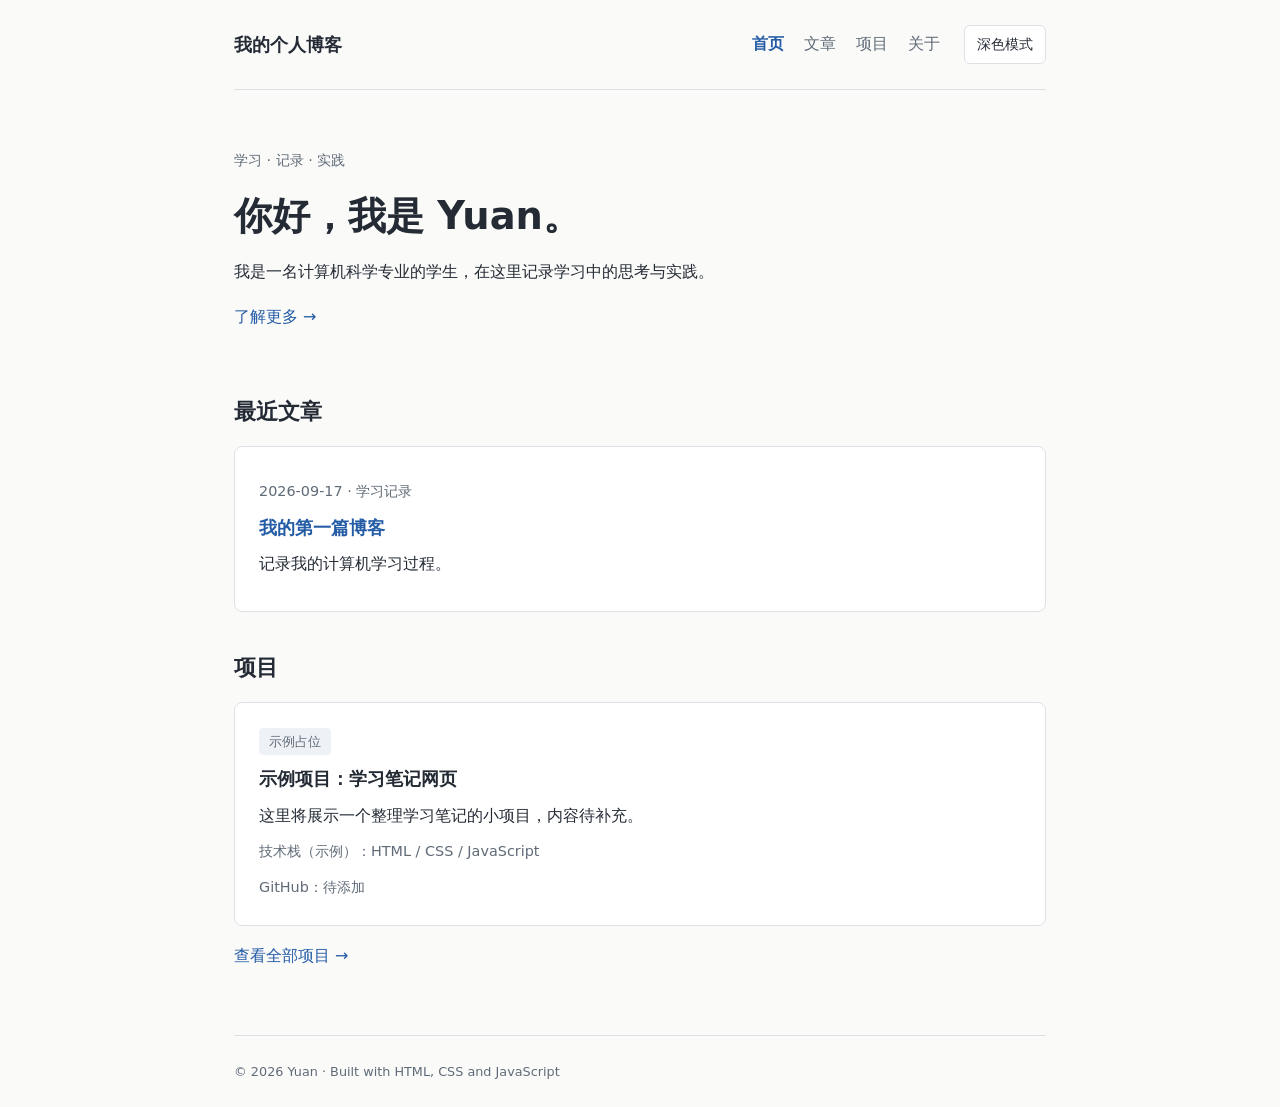
<file: index.html>
<!DOCTYPE html>
<html lang="zh-CN">
<head>
  <meta charset="UTF-8">
  <meta name="viewport" content="width=device-width, initial-scale=1.0">

  <title>首页 · Yuan 的个人博客</title>
  <meta name="description" content="Yuan 的个人技术博客，记录计算机学习过程、技术文章和项目实践。">

  <link rel="stylesheet" href="css/style.css">
</head>

<body>

  <header class="site-header">
    <h1>我的个人博客</h1>
    <nav aria-label="主导航">
      <a href="index.html" aria-current="page">首页</a>
      <a href="index.html#articles">文章</a>
      <a href="projects.html">项目</a>
      <a href="about.html">关于</a>
    </nav>
    <button type="button" class="theme-toggle" aria-pressed="false" hidden>深色模式</button>
  </header>

  <main>

    <section class="intro" aria-labelledby="intro-title">
      <p class="eyebrow">学习 · 记录 · 实践</p>
      <h2 id="intro-title">你好，我是 Yuan。</h2>
      <p>我是一名计算机科学专业的学生，在这里记录学习中的思考与实践。</p>
      <a href="about.html">了解更多 →</a>
    </section>

    <section id="articles" aria-labelledby="articles-title">
      <h2 id="articles-title">最近文章</h2>

    <article class="card">
      <p class="meta"><time datetime="2026-09-17">2026-09-17</time> · 学习记录</p>
      <h3>
        <a href="posts/first-post.html">
          我的第一篇博客
        </a>
      </h3>

      <p>记录我的计算机学习过程。</p>
    </article>
    </section>

    <section aria-labelledby="projects-title">
      <h2 id="projects-title">项目</h2>
    <article class="card">
      <span class="tag">示例占位</span>
      <h3>示例项目：学习笔记网页</h3>
      <p>这里将展示一个整理学习笔记的小项目，内容待补充。</p>
      <p class="meta">技术栈（示例）：HTML / CSS / JavaScript</p>
      <!-- 有真实仓库后，将下面的占位文字替换为 GitHub 链接。 -->
      <span class="placeholder">GitHub：待添加</span>
    </article>
      <p><a href="projects.html">查看全部项目 →</a></p>
    </section>

  </main>

  <footer class="site-footer">© 2026 Yuan · Built with HTML, CSS and JavaScript</footer>

  <script src="js/main.js"></script>

</body>
</html>
</file>
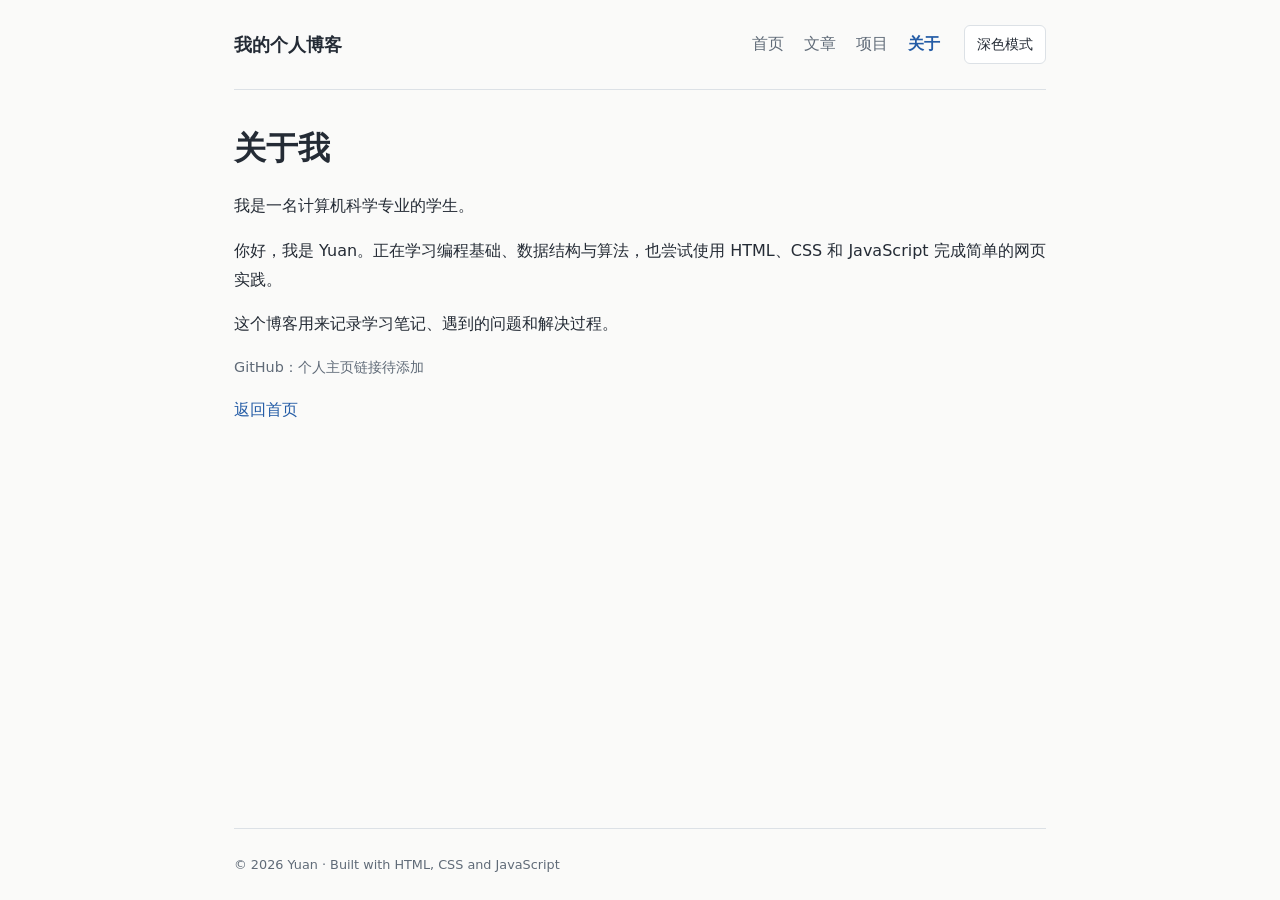
<file: about.html>
<!DOCTYPE html>
<html lang="zh-CN">

<head>
  <meta charset="UTF-8">
  <meta name="viewport" content="width=device-width, initial-scale=1.0">
  <title>关于我 · Yuan 的个人博客</title>
  <meta name="description" content="关于 Yuan：一名计算机科学专业学生的学习方向与个人介绍。">

  <link rel="stylesheet" href="css/style.css">
</head>

<body>

  <header class="site-header">
    <p class="site-title">我的个人博客</p>
    <nav aria-label="主导航">
      <a href="index.html">首页</a>
      <a href="index.html#articles">文章</a>
      <a href="projects.html">项目</a>
      <a href="about.html" aria-current="page">关于</a>
    </nav>
    <button type="button" class="theme-toggle" aria-pressed="false" hidden>深色模式</button>
  </header>

  <main>

  <h1>关于我</h1>

  <p>
    我是一名计算机科学专业的学生。
  </p>

  <p>你好，我是 Yuan。正在学习编程基础、数据结构与算法，也尝试使用 HTML、CSS 和 JavaScript 完成简单的网页实践。</p>
  <p>这个博客用来记录学习笔记、遇到的问题和解决过程。</p>
  <!-- 有真实个人主页后，将下面的占位文字替换为 GitHub 链接。 -->
  <p class="placeholder">GitHub：个人主页链接待添加</p>

  <a href="index.html">返回首页</a>

  </main>
  <footer class="site-footer">© 2026 Yuan · Built with HTML, CSS and JavaScript</footer>
  <script src="js/main.js"></script>
</body>

</html>
</file>
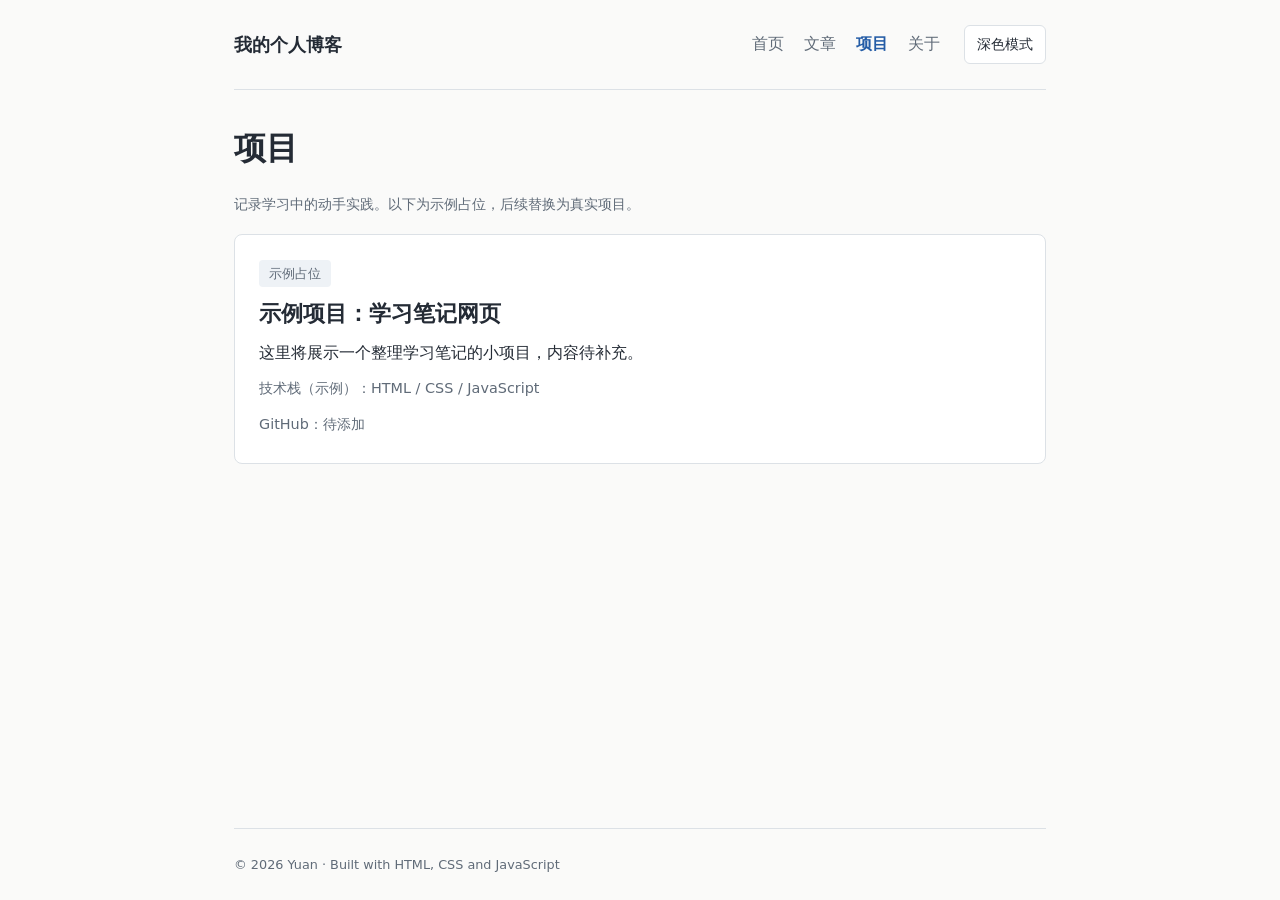
<file: projects.html>
<!DOCTYPE html>
<html lang="zh-CN">
<head>
  <meta charset="UTF-8">
  <meta name="viewport" content="width=device-width, initial-scale=1.0">
  <title>项目 · Yuan 的个人博客</title>
  <meta name="description" content="Yuan 的项目实践展示，目前为待补充的示例项目。">
  <link rel="stylesheet" href="css/style.css">
</head>
<body>
  <header class="site-header">
    <p class="site-title">我的个人博客</p>
    <nav aria-label="主导航">
      <a href="index.html">首页</a>
      <a href="index.html#articles">文章</a>
      <a href="projects.html" aria-current="page">项目</a>
      <a href="about.html">关于</a>
    </nav>
    <button type="button" class="theme-toggle" aria-pressed="false" hidden>深色模式</button>
  </header>

  <main>
    <h1>项目</h1>
    <p class="meta">记录学习中的动手实践。以下为示例占位，后续替换为真实项目。</p>
    <article class="card">
      <span class="tag">示例占位</span>
      <h2>示例项目：学习笔记网页</h2>
      <p>这里将展示一个整理学习笔记的小项目，内容待补充。</p>
      <p class="meta">技术栈（示例）：HTML / CSS / JavaScript</p>
      <!-- 有真实仓库后，将下面的占位文字替换为 GitHub 链接。 -->
      <span class="placeholder">GitHub：待添加</span>
    </article>
  </main>

  <footer class="site-footer">© 2026 Yuan · Built with HTML, CSS and JavaScript</footer>
  <script src="js/main.js"></script>
</body>
</html>
</file>
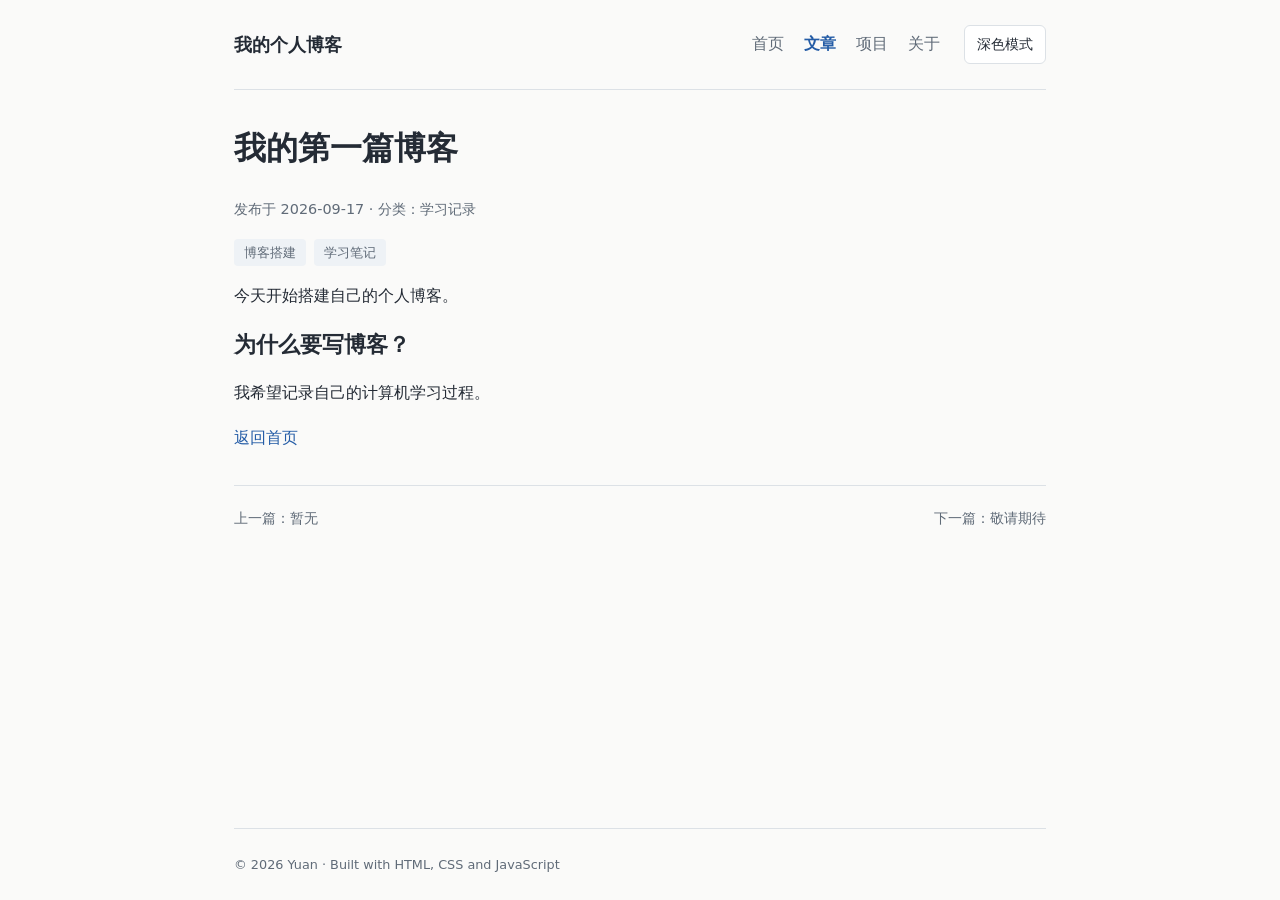
<file: posts/first-post.html>
<!DOCTYPE html>
<html lang="zh-CN">

<head>
  <meta charset="UTF-8">
  <meta name="viewport" content="width=device-width, initial-scale=1.0">
  <title>我的第一篇博客 · Yuan 的个人博客</title>
  <meta name="description" content="开始搭建个人博客，记录计算机学习过程，以及为什么要写博客。">

  <link rel="stylesheet" href="../css/style.css">
</head>

<body>

  <header class="site-header">
    <p class="site-title">我的个人博客</p>
    <nav aria-label="主导航">
      <a href="../index.html">首页</a>
      <a href="../index.html#articles" aria-current="location">文章</a>
      <a href="../projects.html">项目</a>
      <a href="../about.html">关于</a>
    </nav>
    <button type="button" class="theme-toggle" aria-pressed="false" hidden>深色模式</button>
  </header>

  <main>

  <article>

    <h1>我的第一篇博客</h1>

    <p class="meta">发布于 <time datetime="2026-09-17">2026-09-17</time> · 分类：学习记录</p>
    <p class="tags"><span class="tag">博客搭建</span><span class="tag">学习笔记</span></p>

    <p>
      今天开始搭建自己的个人博客。
    </p>

    <h2>为什么要写博客？</h2>

    <p>
      我希望记录自己的计算机学习过程。
    </p>

  </article>

  <a href="../index.html">
    返回首页
  </a>

  <nav class="post-navigation" aria-label="文章翻页">
    <span>上一篇：暂无</span>
    <span>下一篇：敬请期待</span>
  </nav>

  </main>
  <footer class="site-footer">© 2026 Yuan · Built with HTML, CSS and JavaScript</footer>
  <script src="../js/main.js"></script>
</body>

</html>
</file>
<file: css/style.css>
/* 两个主题共用布局，只替换颜色。 */
:root {
  color-scheme: light;
  --background: #fafaf9;
  --surface: #ffffff;
  --text: #242b35;
  --muted: #606b78;
  --border: #dce1e6;
  --link: #245ca6;
  --link-hover: #17437d;
  --subtle: #eef2f6;
}

:root[data-theme="dark"] {
  color-scheme: dark;
  --background: #171b22;
  --surface: #202630;
  --text: #e6eaf0;
  --muted: #acb7c5;
  --border: #3c4655;
  --link: #97c0ff;
  --link-hover: #c6dcff;
  --subtle: #2b3442;
}

* { box-sizing: border-box; }

body {
  max-width: 860px;
  margin: 0 auto;
  padding: 0 24px;

  font-family: system-ui, -apple-system, BlinkMacSystemFont, "Segoe UI", sans-serif;
  line-height: 1.8;
  min-height: 100vh;
  display: flex;
  flex-direction: column;
  color: var(--text);
  background: var(--background);
  overflow-wrap: anywhere;
}

header {
  border-bottom: 1px solid var(--border);
}

.site-header nav {
  display: flex;
  flex-wrap: wrap;
  gap: 8px 20px;
}

a {
  color: var(--link);
  text-decoration: none;
}

article {
  margin-top: 30px;
}

.site-header {
  display: flex;
  align-items: center;
  flex-wrap: wrap;
  gap: 16px 24px;
  padding: 24px 0;
}

.site-header h1, .site-title {
  margin: 0 auto 0 0;
  font-size: 1.15rem;
  font-weight: 700;
}

.site-header nav a { padding: 6px 0; color: var(--muted); }
.site-header nav a[aria-current] { color: var(--link); font-weight: 600; }

a:hover {
  color: var(--link-hover);
  text-decoration: underline;
  text-underline-offset: 4px;
}

a:focus-visible, button:focus-visible {
  outline: 2px solid var(--link);
  outline-offset: 4px;
}

.theme-toggle {
  padding: 6px 12px;
  border: 1px solid var(--border);
  border-radius: 6px;
  font: inherit;
  font-size: 0.875rem;
  color: var(--text);
  background: var(--surface);
  cursor: pointer;
}
.theme-toggle:hover { background: var(--subtle); }

main { flex: 1; min-width: 0; padding: 36px 0 48px; }
h1, h2, h3 { line-height: 1.4; }
h1 { font-size: 2rem; }
h2 { font-size: 1.4rem; }
h3 { font-size: 1.15rem; }
main > h1, main > article:first-child, main > article > h1 { margin-top: 0; }
section + section { margin-top: 40px; }
.intro { padding: 8px 0 24px; }
.intro h2 { margin: 8px 0 16px; font-size: clamp(1.8rem, 5vw, 2.4rem); }
.eyebrow, .meta, .placeholder { color: var(--muted); font-size: 0.9rem; }

.card {
  margin-top: 16px;
  padding: 24px;
  border: 1px solid var(--border);
  border-radius: 8px;
  background: var(--surface);
}
.card h2, .card h3 { margin: 10px 0; }
.card p { margin: 8px 0; }
.tags { display: flex; flex-wrap: wrap; gap: 8px; }
.tag {
  display: inline-block;
  padding: 2px 10px;
  border-radius: 4px;
  background: var(--subtle);
  color: var(--muted);
  font-size: 0.8rem;
}

/* 长代码只在代码块内滚动，不撑宽整个页面。 */
code, pre {
  font-family: ui-monospace, SFMono-Regular, Consolas, monospace;
  font-size: 0.9em;
  background: var(--subtle);
  border-radius: 4px;
}
code { padding: 2px 5px; }
pre { padding: 16px; border: 1px solid var(--border); overflow-x: auto; line-height: 1.6; }
pre code { padding: 0; }
img { max-width: 100%; height: auto; }

.post-navigation {
  display: flex;
  flex-wrap: wrap;
  justify-content: space-between;
  gap: 12px;
  margin-top: 32px;
  padding-top: 20px;
  border-top: 1px solid var(--border);
  color: var(--muted);
  font-size: 0.9rem;
}
.site-footer { padding: 24px 0; border-top: 1px solid var(--border); color: var(--muted); font-size: 0.8rem; }

@media (max-width: 600px) {
  body { padding: 0 18px; }
  .site-header { gap: 12px 16px; padding: 18px 0; }
  .site-header nav { order: 3; width: 100%; gap: 8px 24px; }
  main { padding: 28px 0 36px; }
  .card { padding: 18px; }
  h1 { font-size: 1.7rem; }
}
</file>
